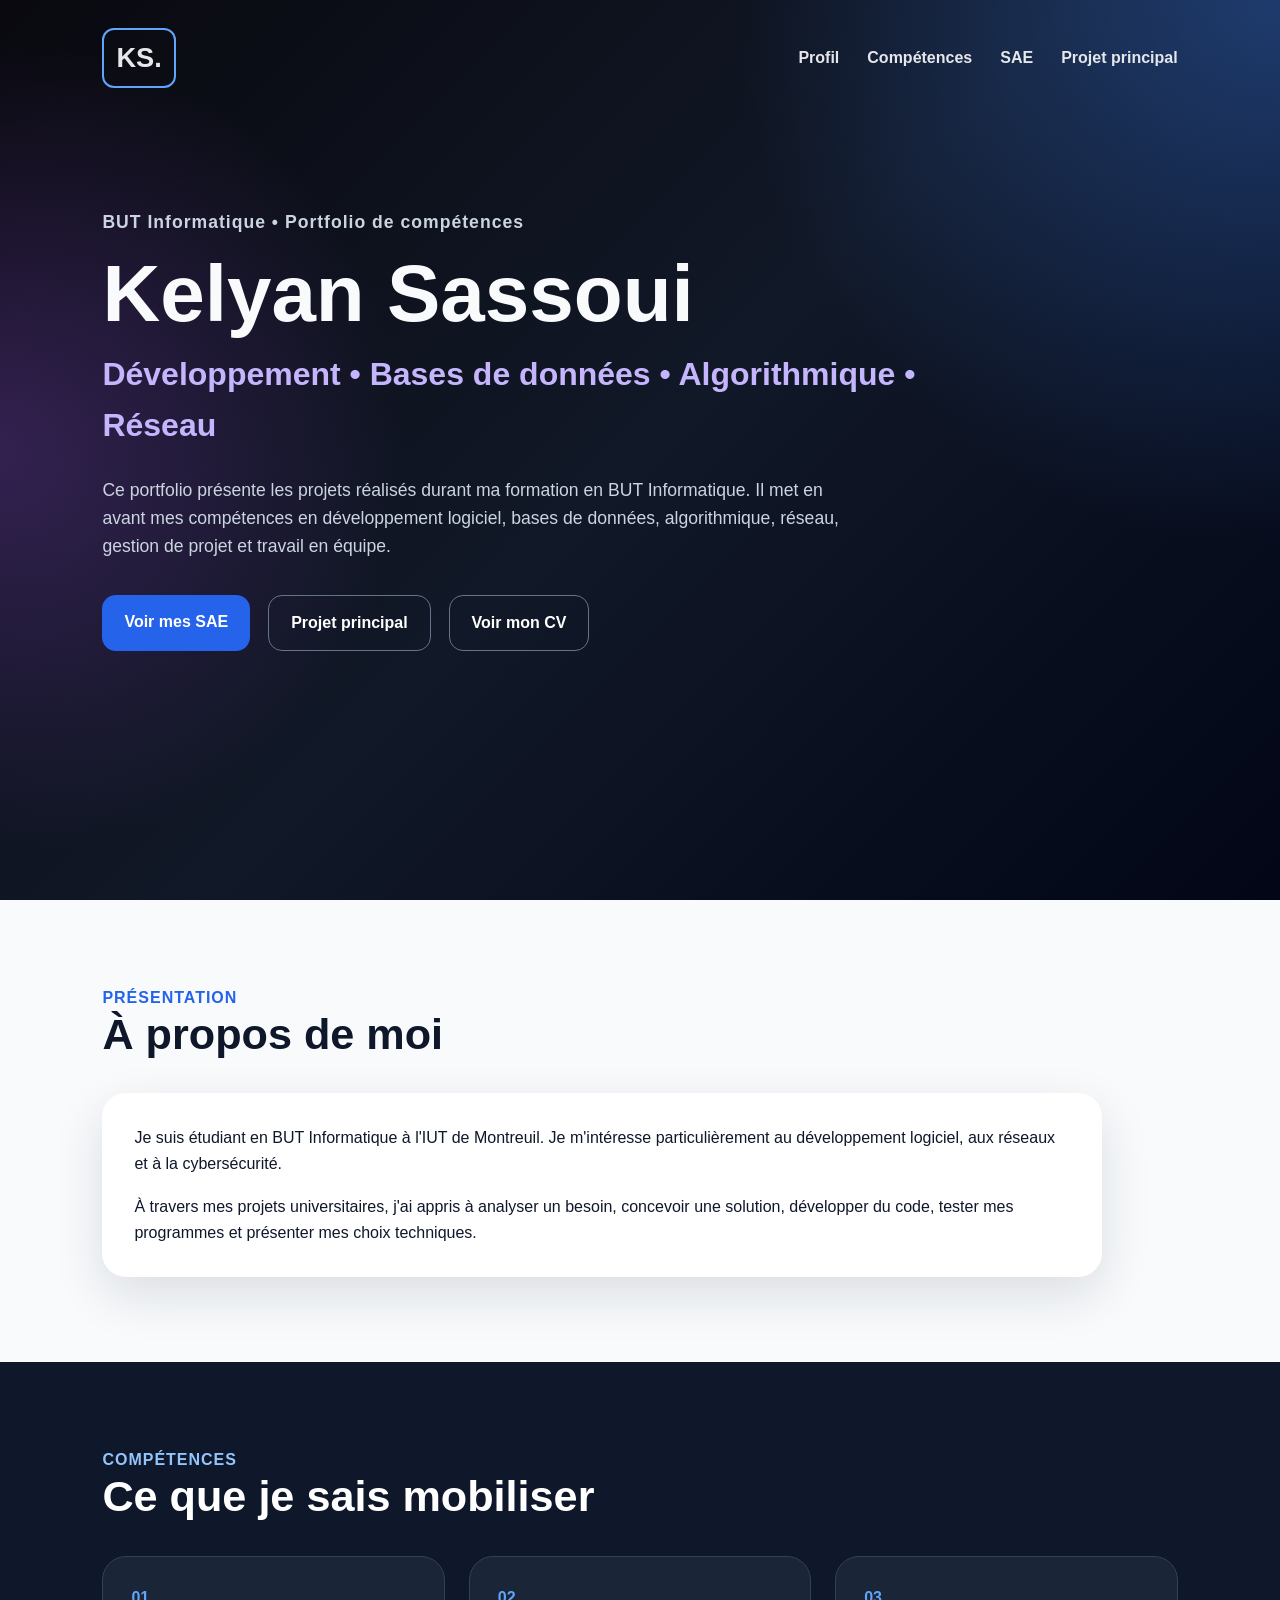
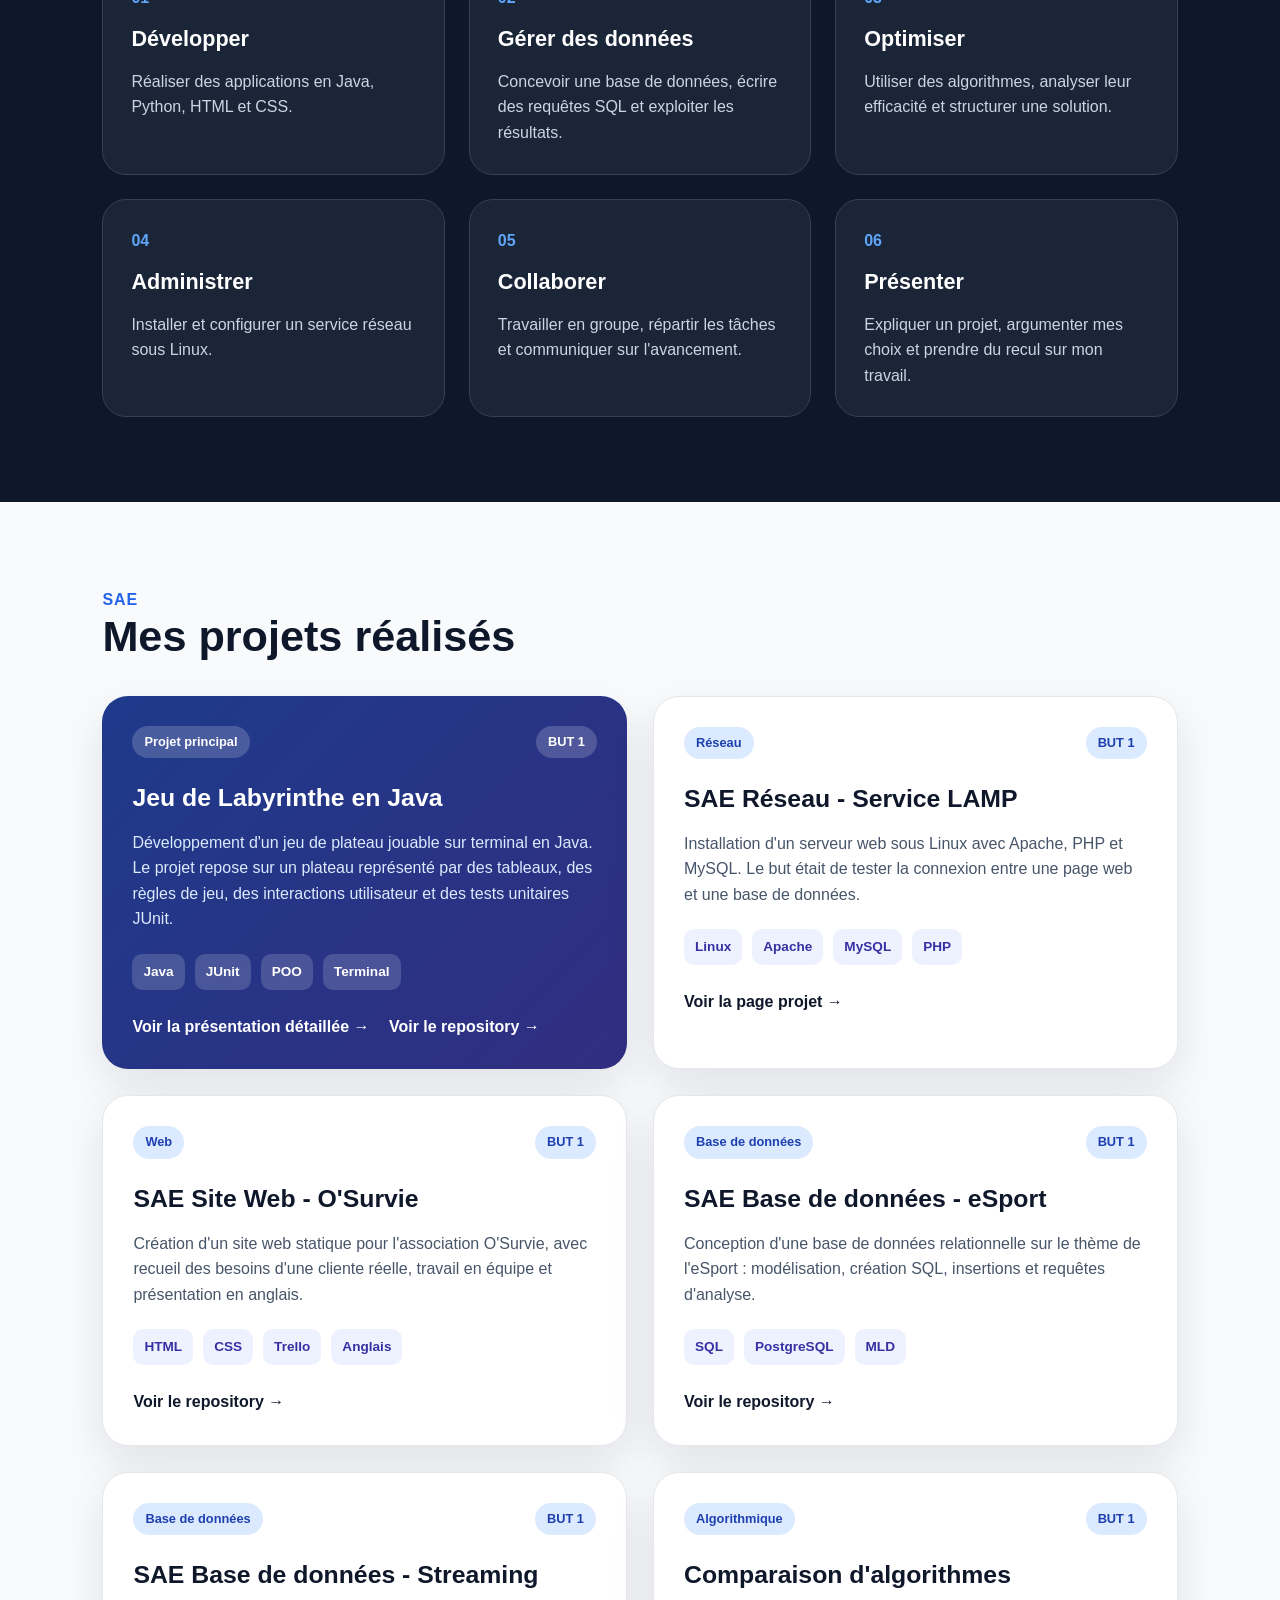
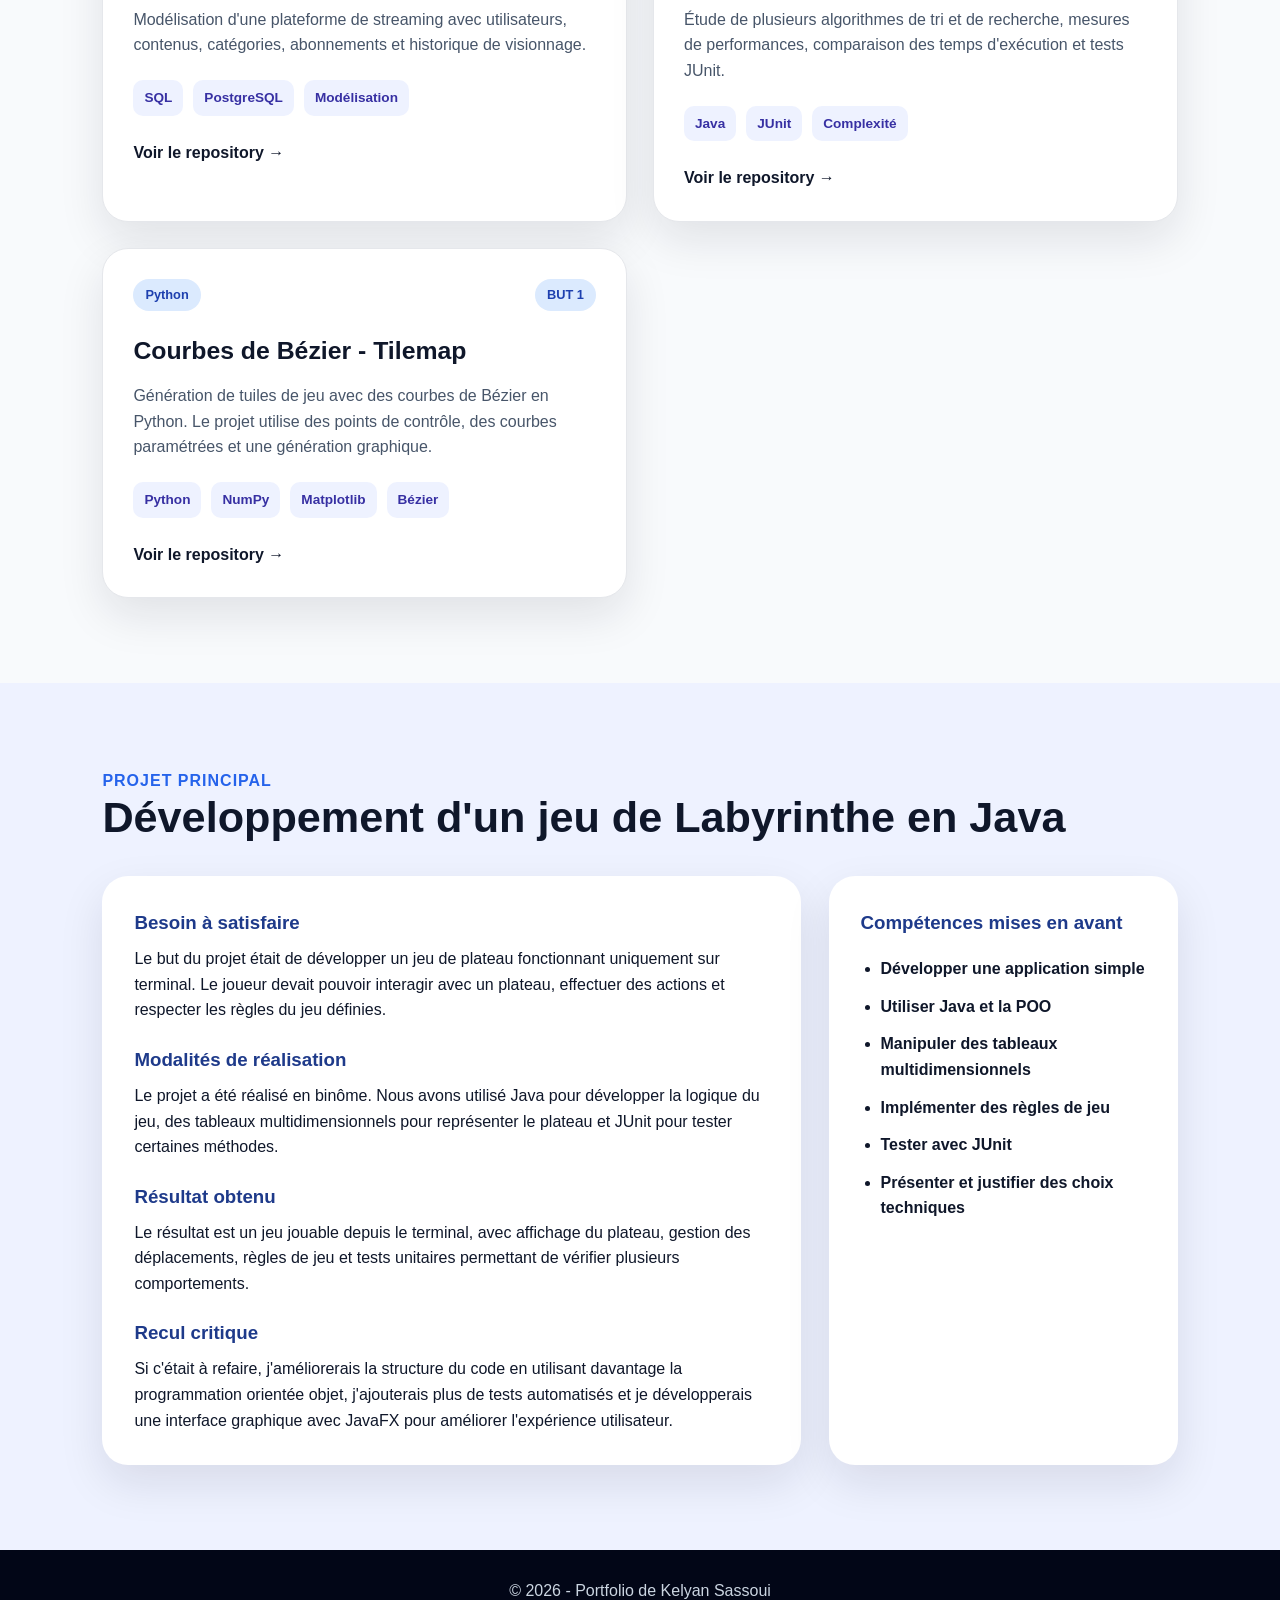
<file: index.html>
<!DOCTYPE html>
<html lang="fr">
<head>
    <meta charset="UTF-8">
    <meta name="viewport" content="width=device-width, initial-scale=1.0">
    <title>Portfolio - Kelyan Sassoui</title>
    <link rel="stylesheet" href="style.css">
</head>
<body>

<header class="hero" id="accueil">
    <nav class="navbar">
        <a href="#accueil" class="logo">KS.</a>
        <ul>
            <li><a href="#profil">Profil</a></li>
            <li><a href="#competences">Compétences</a></li>
            <li><a href="#projets">SAE</a></li>
            <li><a href="#projet-principal">Projet principal</a></li>
        </ul>
    </nav>

    <section class="hero-content">
        <p class="subtitle">BUT Informatique • Portfolio de compétences</p>
        <h1>Kelyan Sassoui</h1>
        <h2>Développement • Bases de données • Algorithmique • Réseau</h2>
        <p>
            Ce portfolio présente les projets réalisés durant ma formation en BUT Informatique.
            Il met en avant mes compétences en développement logiciel, bases de données,
            algorithmique, réseau, gestion de projet et travail en équipe.
        </p>
        <div class="hero-buttons">
            <a href="#projets" class="btn primary">Voir mes SAE</a>
            <a href="#projet-principal" class="btn secondary">Projet principal</a>
            <a href="CV.pdf" class="btn secondary" target="_blank">Voir mon CV</a>
        </div>
    </section>
</header>

<main>

<section class="section" id="profil">
    <div class="section-title">
        <p>Présentation</p>
        <h2>À propos de moi</h2>
    </div>

    <div class="about-card">
        <p>
            Je suis étudiant en BUT Informatique à l'IUT de Montreuil. Je m'intéresse particulièrement
            au développement logiciel, aux réseaux et à la cybersécurité.
        </p>
        <p>
            À travers mes projets universitaires, j'ai appris à analyser un besoin, concevoir une solution,
            développer du code, tester mes programmes et présenter mes choix techniques.
        </p>
    </div>
</section>

<section class="section dark" id="competences">
    <div class="section-title">
        <p>Compétences</p>
        <h2>Ce que je sais mobiliser</h2>
    </div>

    <div class="skills-grid">
        <div class="skill-card">
            <span>01</span>
            <h3>Développer</h3>
            <p>Réaliser des applications en Java, Python, HTML et CSS.</p>
        </div>

        <div class="skill-card">
            <span>02</span>
            <h3>Gérer des données</h3>
            <p>Concevoir une base de données, écrire des requêtes SQL et exploiter les résultats.</p>
        </div>

        <div class="skill-card">
            <span>03</span>
            <h3>Optimiser</h3>
            <p>Utiliser des algorithmes, analyser leur efficacité et structurer une solution.</p>
        </div>

        <div class="skill-card">
            <span>04</span>
            <h3>Administrer</h3>
            <p>Installer et configurer un service réseau sous Linux.</p>
        </div>

        <div class="skill-card">
            <span>05</span>
            <h3>Collaborer</h3>
            <p>Travailler en groupe, répartir les tâches et communiquer sur l'avancement.</p>
        </div>

        <div class="skill-card">
            <span>06</span>
            <h3>Présenter</h3>
            <p>Expliquer un projet, argumenter mes choix et prendre du recul sur mon travail.</p>
        </div>
    </div>
</section>

<section class="section" id="projets">
    <div class="section-title">
        <p>SAE</p>
        <h2>Mes projets réalisés</h2>
    </div>

    <div class="projects-grid">

        <article class="project-card featured">
            <div class="project-top">
                <span class="tag">Projet principal</span>
                <span class="year">BUT 1</span>
            </div>

            <h3>Jeu de Labyrinthe en Java</h3>

            <p>
                Développement d'un jeu de plateau jouable sur terminal en Java.
                Le projet repose sur un plateau représenté par des tableaux, des règles de jeu,
                des interactions utilisateur et des tests unitaires JUnit.
            </p>

            <div class="techs">
                <span>Java</span>
                <span>JUnit</span>
                <span>POO</span>
                <span>Terminal</span>
            </div>

            <a href="#projet-principal">Voir la présentation détaillée →</a>
            <a href="https://github.com/ksassoui/SAE-Jeu-Labyrinthe" target="_blank">Voir le repository →</a>
        </article>

        <article class="project-card">
            <div class="project-top">
                <span class="tag">Réseau</span>
                <span class="year">BUT 1</span>
            </div>

            <h3>SAE Réseau - Service LAMP</h3>

            <p>
                Installation d'un serveur web sous Linux avec Apache, PHP et MySQL.
                Le but était de tester la connexion entre une page web et une base de données.
            </p>

            <div class="techs">
                <span>Linux</span>
                <span>Apache</span>
                <span>MySQL</span>
                <span>PHP</span>
            </div>

            <a href="projet-reseau.html">Voir la page projet →</a>
        </article>

        <article class="project-card">
            <div class="project-top">
                <span class="tag">Web</span>
                <span class="year">BUT 1</span>
            </div>

            <h3>SAE Site Web - O'Survie</h3>

            <p>
                Création d'un site web statique pour l'association O'Survie, avec recueil des besoins
                d'une cliente réelle, travail en équipe et présentation en anglais.
            </p>

            <div class="techs">
                <span>HTML</span>
                <span>CSS</span>
                <span>Trello</span>
                <span>Anglais</span>
            </div>

            <a href="https://github.com/ksassoui/SAE-Site-Web-OSurvie" target="_blank">Voir le repository →</a>
        </article>

        <article class="project-card">
            <div class="project-top">
                <span class="tag">Base de données</span>
                <span class="year">BUT 1</span>
            </div>

            <h3>SAE Base de données - eSport</h3>

            <p>
                Conception d'une base de données relationnelle sur le thème de l'eSport :
                modélisation, création SQL, insertions et requêtes d'analyse.
            </p>

            <div class="techs">
                <span>SQL</span>
                <span>PostgreSQL</span>
                <span>MLD</span>
            </div>

            <a href="https://github.com/ksassoui/SAE-BDD-Esport" target="_blank">Voir le repository →</a>
        </article>

        <article class="project-card">
            <div class="project-top">
                <span class="tag">Base de données</span>
                <span class="year">BUT 1</span>
            </div>

            <h3>SAE Base de données - Streaming</h3>

            <p>
                Modélisation d'une plateforme de streaming avec utilisateurs, contenus, catégories,
                abonnements et historique de visionnage.
            </p>

            <div class="techs">
                <span>SQL</span>
                <span>PostgreSQL</span>
                <span>Modélisation</span>
            </div>

            <a href="https://github.com/ksassoui/SAE-BDD-Streaming" target="_blank">Voir le repository →</a>
        </article>

        <article class="project-card">
            <div class="project-top">
                <span class="tag">Algorithmique</span>
                <span class="year">BUT 1</span>
            </div>

            <h3>Comparaison d'algorithmes</h3>

            <p>
                Étude de plusieurs algorithmes de tri et de recherche, mesures de performances,
                comparaison des temps d'exécution et tests JUnit.
            </p>

            <div class="techs">
                <span>Java</span>
                <span>JUnit</span>
                <span>Complexité</span>
            </div>

            <a href="https://github.com/ksassoui/SAE-Algorithmique" target="_blank">Voir le repository →</a>
        </article>

        <article class="project-card">
            <div class="project-top">
                <span class="tag">Python</span>
                <span class="year">BUT 1</span>
            </div>

            <h3>Courbes de Bézier - Tilemap</h3>

            <p>
                Génération de tuiles de jeu avec des courbes de Bézier en Python.
                Le projet utilise des points de contrôle, des courbes paramétrées et une génération graphique.
            </p>

            <div class="techs">
                <span>Python</span>
                <span>NumPy</span>
                <span>Matplotlib</span>
                <span>Bézier</span>
            </div>

            <a href="https://github.com/ksassoui/SAE-Bezier-Tilemap" target="_blank">Voir le repository →</a>
        </article>

    </div>
</section>

<section class="section focus-section" id="projet-principal">
    <div class="section-title">
        <p>Projet principal</p>
        <h2>Développement d'un jeu de Labyrinthe en Java</h2>
    </div>

    <div class="focus-layout">
        <div class="focus-main">
            <h3>Besoin à satisfaire</h3>
            <p>
                Le but du projet était de développer un jeu de plateau fonctionnant uniquement sur terminal.
                Le joueur devait pouvoir interagir avec un plateau, effectuer des actions et respecter les règles
                du jeu définies.
            </p>

            <h3>Modalités de réalisation</h3>
            <p>
                Le projet a été réalisé en binôme. Nous avons utilisé Java pour développer la logique du jeu,
                des tableaux multidimensionnels pour représenter le plateau et JUnit pour tester certaines méthodes.
            </p>

            <h3>Résultat obtenu</h3>
            <p>
                Le résultat est un jeu jouable depuis le terminal, avec affichage du plateau, gestion des déplacements,
                règles de jeu et tests unitaires permettant de vérifier plusieurs comportements.
            </p>

            <h3>Recul critique</h3>
            <p>
                Si c'était à refaire, j'améliorerais la structure du code en utilisant davantage la programmation orientée objet,
                j'ajouterais plus de tests automatisés et je développerais une interface graphique avec JavaFX pour améliorer
                l'expérience utilisateur.
            </p>
        </div>

        <aside class="focus-side">
            <h3>Compétences mises en avant</h3>
            <ul>
                <li>Développer une application simple</li>
                <li>Utiliser Java et la POO</li>
                <li>Manipuler des tableaux multidimensionnels</li>
                <li>Implémenter des règles de jeu</li>
                <li>Tester avec JUnit</li>
                <li>Présenter et justifier des choix techniques</li>
            </ul>
        </aside>
    </div>
</section>

</main>

<footer>
    <p>© 2026 - Portfolio de Kelyan Sassoui</p>
</footer>

</body>
</html>
</file>
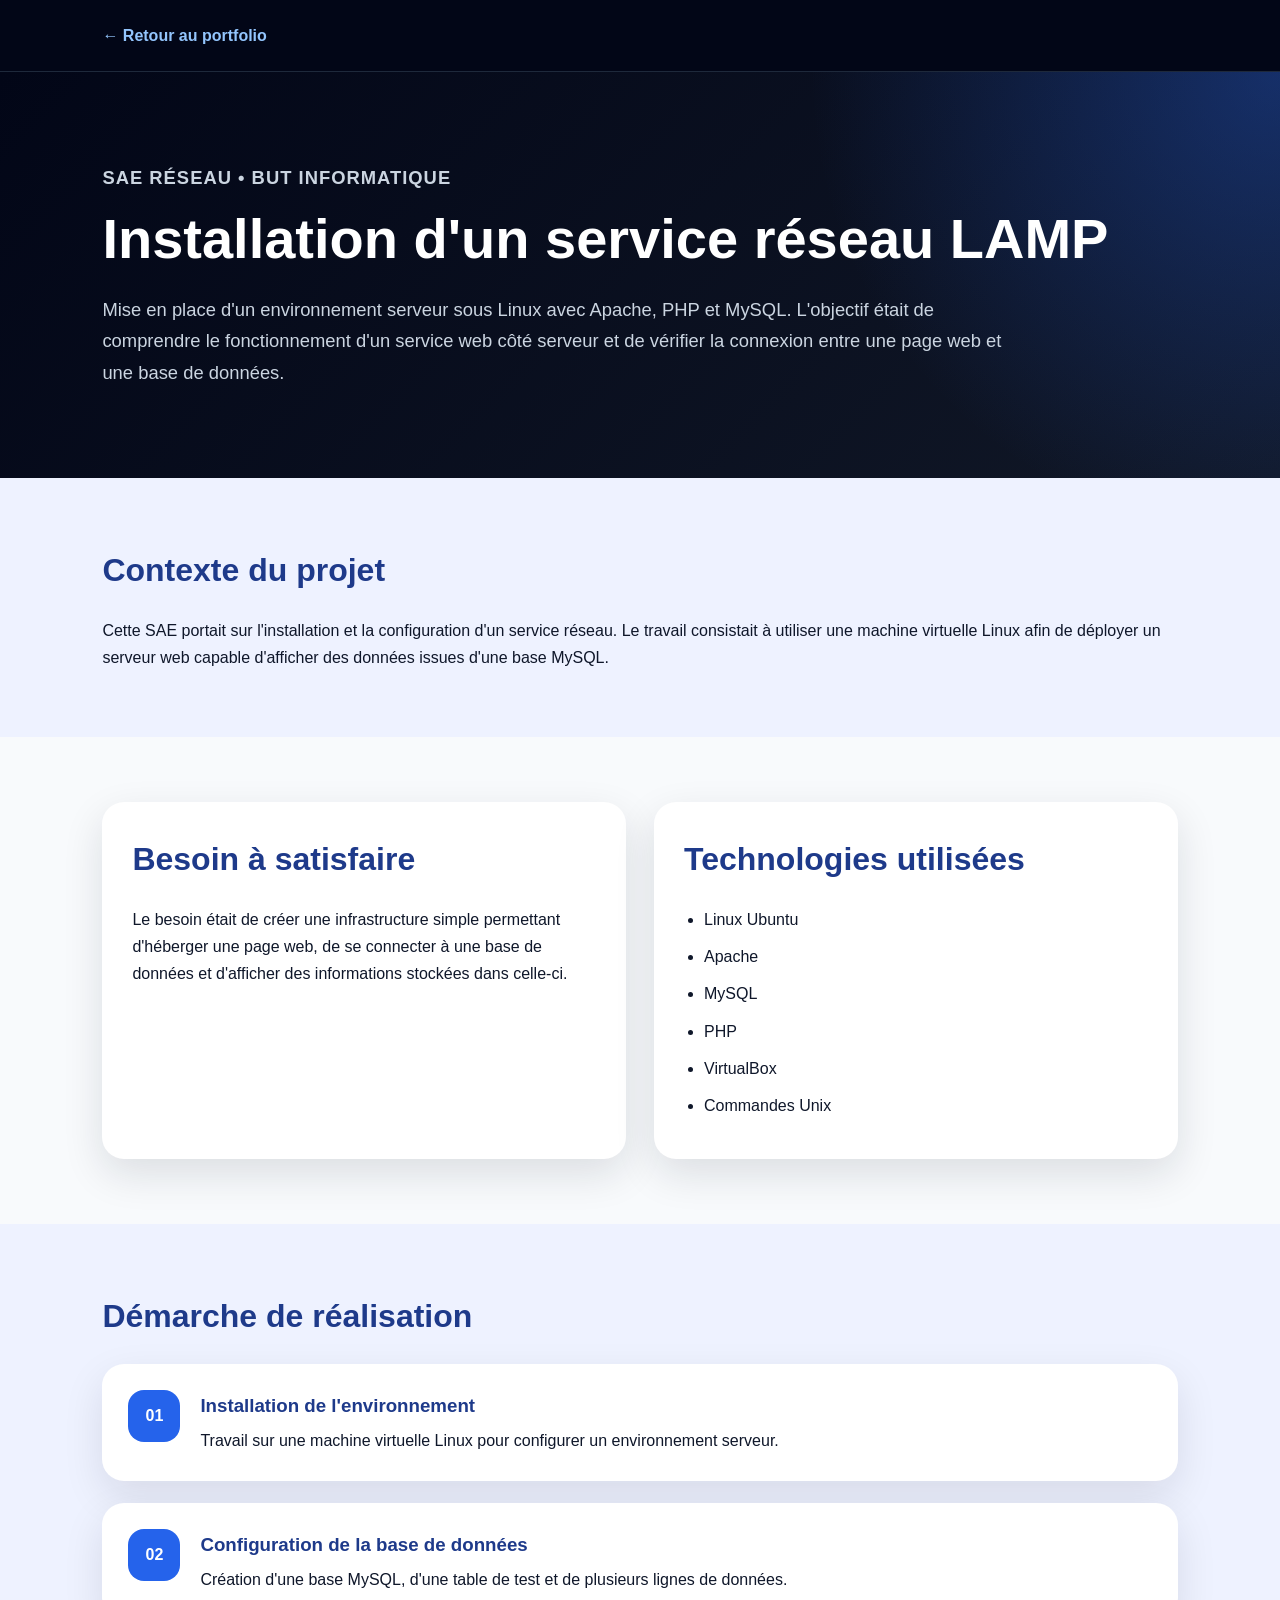
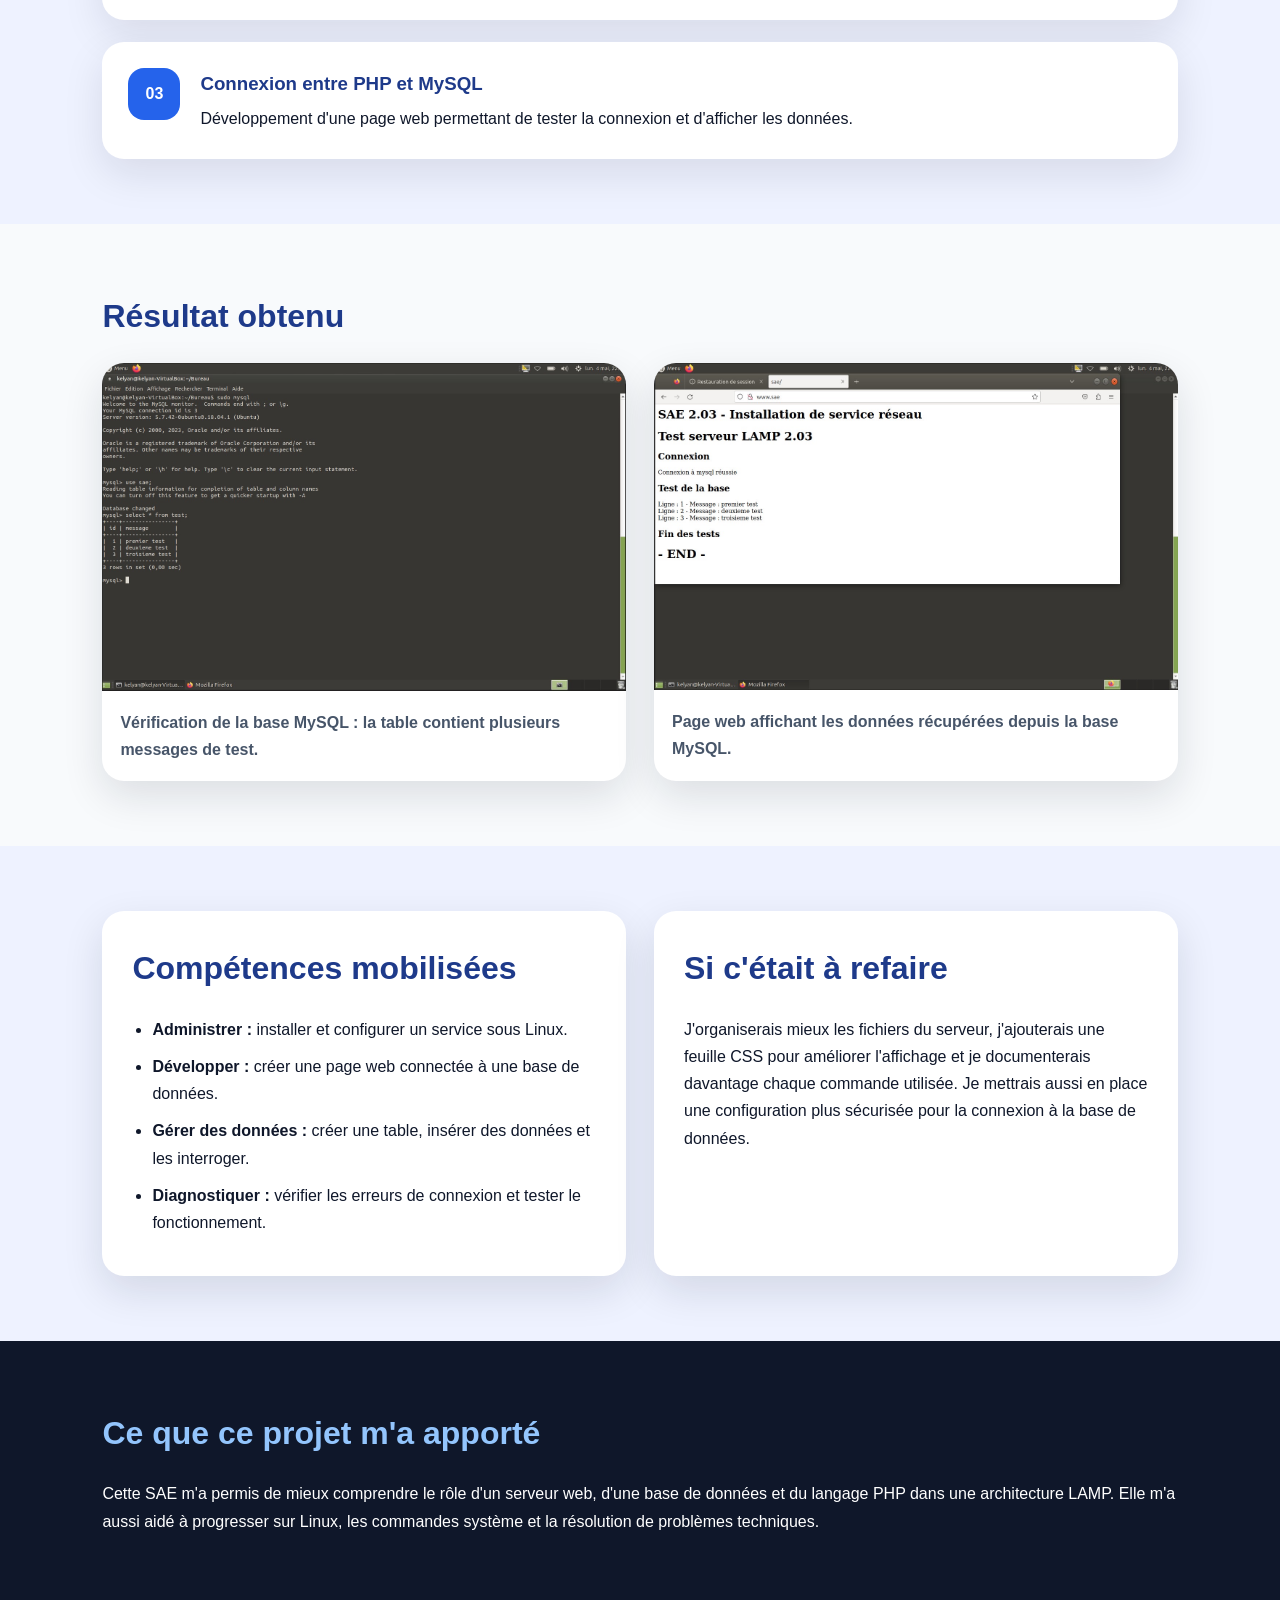
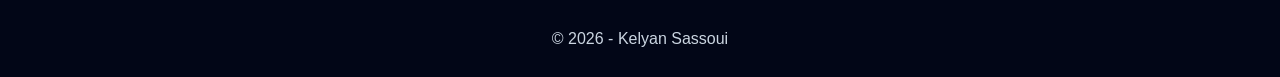
<file: projet-reseau.html>
<!DOCTYPE html>
<html lang="fr">
<head>
    <meta charset="UTF-8">
    <meta name="viewport" content="width=device-width, initial-scale=1.0">
    <title>SAE Réseau - Installation d'un service LAMP</title>
    <link rel="stylesheet" href="projet-reseau.css">
</head>
<body>

<header class="topbar">
    <a href="index.html" class="back">← Retour au portfolio</a>
</header>

<main>

<section class="hero-project">
    <p class="label">SAE Réseau • BUT Informatique</p>
    <h1>Installation d'un service réseau LAMP</h1>
    <p>
        Mise en place d'un environnement serveur sous Linux avec Apache, PHP et MySQL.
        L'objectif était de comprendre le fonctionnement d'un service web côté serveur
        et de vérifier la connexion entre une page web et une base de données.
    </p>
</section>

<section class="section">
    <h2>Contexte du projet</h2>
    <p>
        Cette SAE portait sur l'installation et la configuration d'un service réseau.
        Le travail consistait à utiliser une machine virtuelle Linux afin de déployer
        un serveur web capable d'afficher des données issues d'une base MySQL.
    </p>
</section>

<section class="section grid">
    <div class="card">
        <h2>Besoin à satisfaire</h2>
        <p>
            Le besoin était de créer une infrastructure simple permettant d'héberger une page web,
            de se connecter à une base de données et d'afficher des informations stockées dans celle-ci.
        </p>
    </div>

    <div class="card">
        <h2>Technologies utilisées</h2>
        <ul>
            <li>Linux Ubuntu</li>
            <li>Apache</li>
            <li>MySQL</li>
            <li>PHP</li>
            <li>VirtualBox</li>
            <li>Commandes Unix</li>
        </ul>
    </div>
</section>

<section class="section">
    <h2>Démarche de réalisation</h2>

    <div class="steps">
        <div class="step">
            <span>01</span>
            <div>
                <h3>Installation de l'environnement</h3>
                <p>Travail sur une machine virtuelle Linux pour configurer un environnement serveur.</p>
            </div>
        </div>

        <div class="step">
            <span>02</span>
            <div>
                <h3>Configuration de la base de données</h3>
                <p>Création d'une base MySQL, d'une table de test et de plusieurs lignes de données.</p>
            </div>
        </div>

        <div class="step">
            <span>03</span>
            <div>
                <h3>Connexion entre PHP et MySQL</h3>
                <p>Développement d'une page web permettant de tester la connexion et d'afficher les données.</p>
            </div>
        </div>
    </div>
</section>

<section class="section">
    <h2>Résultat obtenu</h2>

    <div class="screens">
        <figure>
            <img src="mysql-terminal.jpeg" alt="Terminal MySQL affichant les données de test">
            <figcaption>Vérification de la base MySQL : la table contient plusieurs messages de test.</figcaption>
        </figure>

        <figure>
            <img src="site-lamp.jpeg" alt="Page web affichant les données depuis MySQL">
            <figcaption>Page web affichant les données récupérées depuis la base MySQL.</figcaption>
        </figure>
    </div>
</section>

<section class="section grid">
    <div class="card">
        <h2>Compétences mobilisées</h2>
        <ul>
            <li><strong>Administrer :</strong> installer et configurer un service sous Linux.</li>
            <li><strong>Développer :</strong> créer une page web connectée à une base de données.</li>
            <li><strong>Gérer des données :</strong> créer une table, insérer des données et les interroger.</li>
            <li><strong>Diagnostiquer :</strong> vérifier les erreurs de connexion et tester le fonctionnement.</li>
        </ul>
    </div>

    <div class="card">
        <h2>Si c'était à refaire</h2>
        <p>
            J'organiserais mieux les fichiers du serveur, j'ajouterais une feuille CSS pour améliorer l'affichage
            et je documenterais davantage chaque commande utilisée. Je mettrais aussi en place une configuration
            plus sécurisée pour la connexion à la base de données.
        </p>
    </div>
</section>

<section class="section conclusion">
    <h2>Ce que ce projet m'a apporté</h2>
    <p>
        Cette SAE m'a permis de mieux comprendre le rôle d'un serveur web, d'une base de données
        et du langage PHP dans une architecture LAMP. Elle m'a aussi aidé à progresser sur Linux,
        les commandes système et la résolution de problèmes techniques.
    </p>
</section>

</main>

<footer>
    <p>© 2026 - Kelyan Sassoui</p>
</footer>

</body>
</html>
</file>
<file: style.css>
* {
    margin: 0;
    padding: 0;
    box-sizing: border-box;
}

html {
    scroll-behavior: smooth;
}

body {
    font-family: Arial, Helvetica, sans-serif;
    background: #09090f;
    color: #f8fafc;
    line-height: 1.6;
}

a {
    color: inherit;
}

.hero {
    min-height: 100vh;
    padding: 28px 8%;
    background:
        radial-gradient(circle at top right, rgba(59, 130, 246, 0.35), transparent 35%),
        radial-gradient(circle at left, rgba(168, 85, 247, 0.25), transparent 30%),
        linear-gradient(135deg, #09090f 0%, #111827 50%, #020617 100%);
}

.navbar {
    display: flex;
    justify-content: space-between;
    align-items: center;
    margin-bottom: 120px;
}

.logo {
    font-size: 1.7rem;
    font-weight: 900;
    color: #60a5fa;
    text-decoration: none;
    border: 2px solid #60a5fa;
    padding: 6px 12px;
    border-radius: 12px;
}

.navbar ul {
    display: flex;
    gap: 28px;
    list-style: none;
}

.navbar a {
    text-decoration: none;
    color: #e5e7eb;
    font-weight: 700;
}

.navbar a:hover {
    color: #60a5fa;
}

.hero-content {
    max-width: 900px;
}

.subtitle {
    color: #93c5fd;
    font-weight: 800;
    letter-spacing: 1px;
    margin-bottom: 18px;
}

.hero h1 {
    font-size: 5rem;
    line-height: 1;
    margin-bottom: 15px;
}

.hero h2 {
    font-size: 2rem;
    color: #c4b5fd;
    margin-bottom: 25px;
}

.hero p {
    max-width: 760px;
    color: #cbd5e1;
    font-size: 1.1rem;
}

.hero-buttons {
    display: flex;
    gap: 18px;
    margin-top: 35px;
    flex-wrap: wrap;
}

.btn {
    padding: 14px 22px;
    border-radius: 14px;
    text-decoration: none;
    font-weight: 800;
    transition: 0.2s;
    display: inline-block;
}

.primary {
    background: #2563eb;
    color: white;
}

.secondary {
    border: 1px solid #64748b;
    color: white;
}

.btn:hover {
    transform: translateY(-3px);
}

.section {
    padding: 85px 8%;
    background: #f8fafc;
    color: #0f172a;
}

.dark {
    background: #0f172a;
    color: white;
}

.section-title {
    margin-bottom: 35px;
}

.section-title p {
    color: #2563eb;
    font-weight: 900;
    text-transform: uppercase;
    letter-spacing: 1px;
}

.dark .section-title p {
    color: #93c5fd;
}

.section-title h2 {
    font-size: 2.7rem;
    line-height: 1.1;
}

.about-card {
    background: white;
    padding: 32px;
    border-radius: 24px;
    box-shadow: 0 18px 50px rgba(15, 23, 42, 0.12);
    max-width: 1000px;
}

.about-card p + p {
    margin-top: 18px;
}

.skills-grid {
    display: grid;
    grid-template-columns: repeat(3, 1fr);
    gap: 24px;
}

.skill-card {
    background: rgba(30, 41, 59, 0.85);
    border: 1px solid #334155;
    padding: 28px;
    border-radius: 24px;
}

.skill-card span {
    color: #60a5fa;
    font-weight: 900;
}

.skill-card h3 {
    font-size: 1.35rem;
    margin: 12px 0;
}

.skill-card p {
    color: #cbd5e1;
}

.projects-grid {
    display: grid;
    grid-template-columns: repeat(2, 1fr);
    gap: 26px;
}

.project-card {
    background: white;
    color: #0f172a;
    padding: 30px;
    border-radius: 26px;
    box-shadow: 0 18px 45px rgba(15, 23, 42, 0.10);
    border: 1px solid #e5e7eb;
    transition: 0.2s;
}

.project-card:hover {
    transform: translateY(-7px);
    box-shadow: 0 25px 60px rgba(15, 23, 42, 0.18);
}

.featured {
    background: linear-gradient(135deg, #1e3a8a, #312e81);
    color: white;
    border: none;
}

.project-top {
    display: flex;
    justify-content: space-between;
    margin-bottom: 20px;
}

.tag,
.year {
    background: #dbeafe;
    color: #1e40af;
    padding: 6px 12px;
    border-radius: 999px;
    font-size: 0.8rem;
    font-weight: 900;
}

.featured .tag,
.featured .year {
    background: rgba(255,255,255,0.18);
    color: white;
}

.project-card h3 {
    font-size: 1.55rem;
    margin-bottom: 12px;
}

.project-card p {
    color: #475569;
}

.featured p {
    color: #dbeafe;
}

.techs {
    display: flex;
    flex-wrap: wrap;
    gap: 10px;
    margin-top: 22px;
}

.techs span {
    background: #eef2ff;
    color: #3730a3;
    padding: 7px 11px;
    border-radius: 10px;
    font-size: 0.85rem;
    font-weight: 800;
}

.featured .techs span {
    background: rgba(255,255,255,0.16);
    color: white;
}

.project-card a {
    display: inline-block;
    margin-top: 24px;
    margin-right: 15px;
    color: inherit;
    font-weight: 900;
    text-decoration: none;
}

.focus-section {
    background: #eef2ff;
}

.focus-layout {
    display: grid;
    grid-template-columns: 2fr 1fr;
    gap: 28px;
}

.focus-main,
.focus-side {
    background: white;
    padding: 32px;
    border-radius: 26px;
    box-shadow: 0 18px 45px rgba(15, 23, 42, 0.10);
}

.focus-main h3 {
    color: #1e3a8a;
    margin-bottom: 8px;
    margin-top: 22px;
}

.focus-main h3:first-child {
    margin-top: 0;
}

.focus-side h3 {
    color: #1e3a8a;
    margin-bottom: 18px;
}

.focus-side ul {
    padding-left: 20px;
}

.focus-side li {
    margin-bottom: 12px;
    font-weight: 700;
}

footer {
    background: #020617;
    color: #cbd5e1;
    text-align: center;
    padding: 28px;
}

@media (max-width: 900px) {
    .navbar {
        flex-direction: column;
        gap: 22px;
        margin-bottom: 70px;
    }

    .navbar ul {
        flex-wrap: wrap;
        justify-content: center;
    }

    .hero h1 {
        font-size: 3.2rem;
    }

    .hero h2 {
        font-size: 1.4rem;
    }

    .skills-grid,
    .projects-grid,
    .focus-layout {
        grid-template-columns: 1fr;
    }
}
</file>
<file: projet-reseau.css>
* {
    margin: 0;
    padding: 0;
    box-sizing: border-box;
}

body {
    font-family: Arial, Helvetica, sans-serif;
    background: #0f172a;
    color: #e5e7eb;
    line-height: 1.7;
}

.topbar {
    padding: 22px 8%;
    background: #020617;
    border-bottom: 1px solid #1e293b;
}

.back {
    color: #93c5fd;
    text-decoration: none;
    font-weight: 800;
}

.hero-project {
    padding: 90px 8%;
    background:
        radial-gradient(circle at top right, rgba(37, 99, 235, 0.35), transparent 35%),
        linear-gradient(135deg, #020617, #111827);
}

.label {
    color: #60a5fa;
    font-weight: 900;
    text-transform: uppercase;
    letter-spacing: 1px;
    margin-bottom: 15px;
}

.hero-project h1 {
    font-size: 3.5rem;
    line-height: 1.1;
    margin-bottom: 24px;
    color: white;
}

.hero-project p {
    max-width: 900px;
    font-size: 1.15rem;
    color: #cbd5e1;
}

.section {
    padding: 65px 8%;
    background: #f8fafc;
    color: #0f172a;
}

.section:nth-of-type(even) {
    background: #eef2ff;
}

.section h2 {
    font-size: 2rem;
    margin-bottom: 20px;
    color: #1e3a8a;
}

.grid {
    display: grid;
    grid-template-columns: repeat(2, 1fr);
    gap: 28px;
}

.card {
    background: white;
    padding: 30px;
    border-radius: 22px;
    box-shadow: 0 15px 40px rgba(15, 23, 42, 0.12);
}

.card ul {
    padding-left: 20px;
}

.card li {
    margin-bottom: 10px;
}

.steps {
    display: grid;
    gap: 22px;
}

.step {
    display: flex;
    gap: 20px;
    background: white;
    padding: 26px;
    border-radius: 22px;
    box-shadow: 0 15px 40px rgba(15, 23, 42, 0.10);
}

.step span {
    min-width: 52px;
    height: 52px;
    background: #2563eb;
    color: white;
    border-radius: 16px;
    display: grid;
    place-items: center;
    font-weight: 900;
}

.step h3 {
    color: #1e3a8a;
    margin-bottom: 6px;
}

.screens {
    display: grid;
    grid-template-columns: repeat(2, 1fr);
    gap: 28px;
}

figure {
    background: white;
    border-radius: 22px;
    overflow: hidden;
    box-shadow: 0 15px 40px rgba(15, 23, 42, 0.12);
}

figure img {
    width: 100%;
    display: block;
}

figcaption {
    padding: 18px;
    color: #475569;
    font-weight: 700;
}

.conclusion {
    background: #0f172a;
    color: white;
}

.conclusion h2 {
    color: #93c5fd;
}

footer {
    text-align: center;
    padding: 25px;
    background: #020617;
    color: #cbd5e1;
}

@media (max-width: 900px) {
    .hero-project h1 {
        font-size: 2.4rem;
    }

    .grid,
    .screens {
        grid-template-columns: 1fr;
    }

    .step {
        flex-direction: column;
    }
}
</file>
